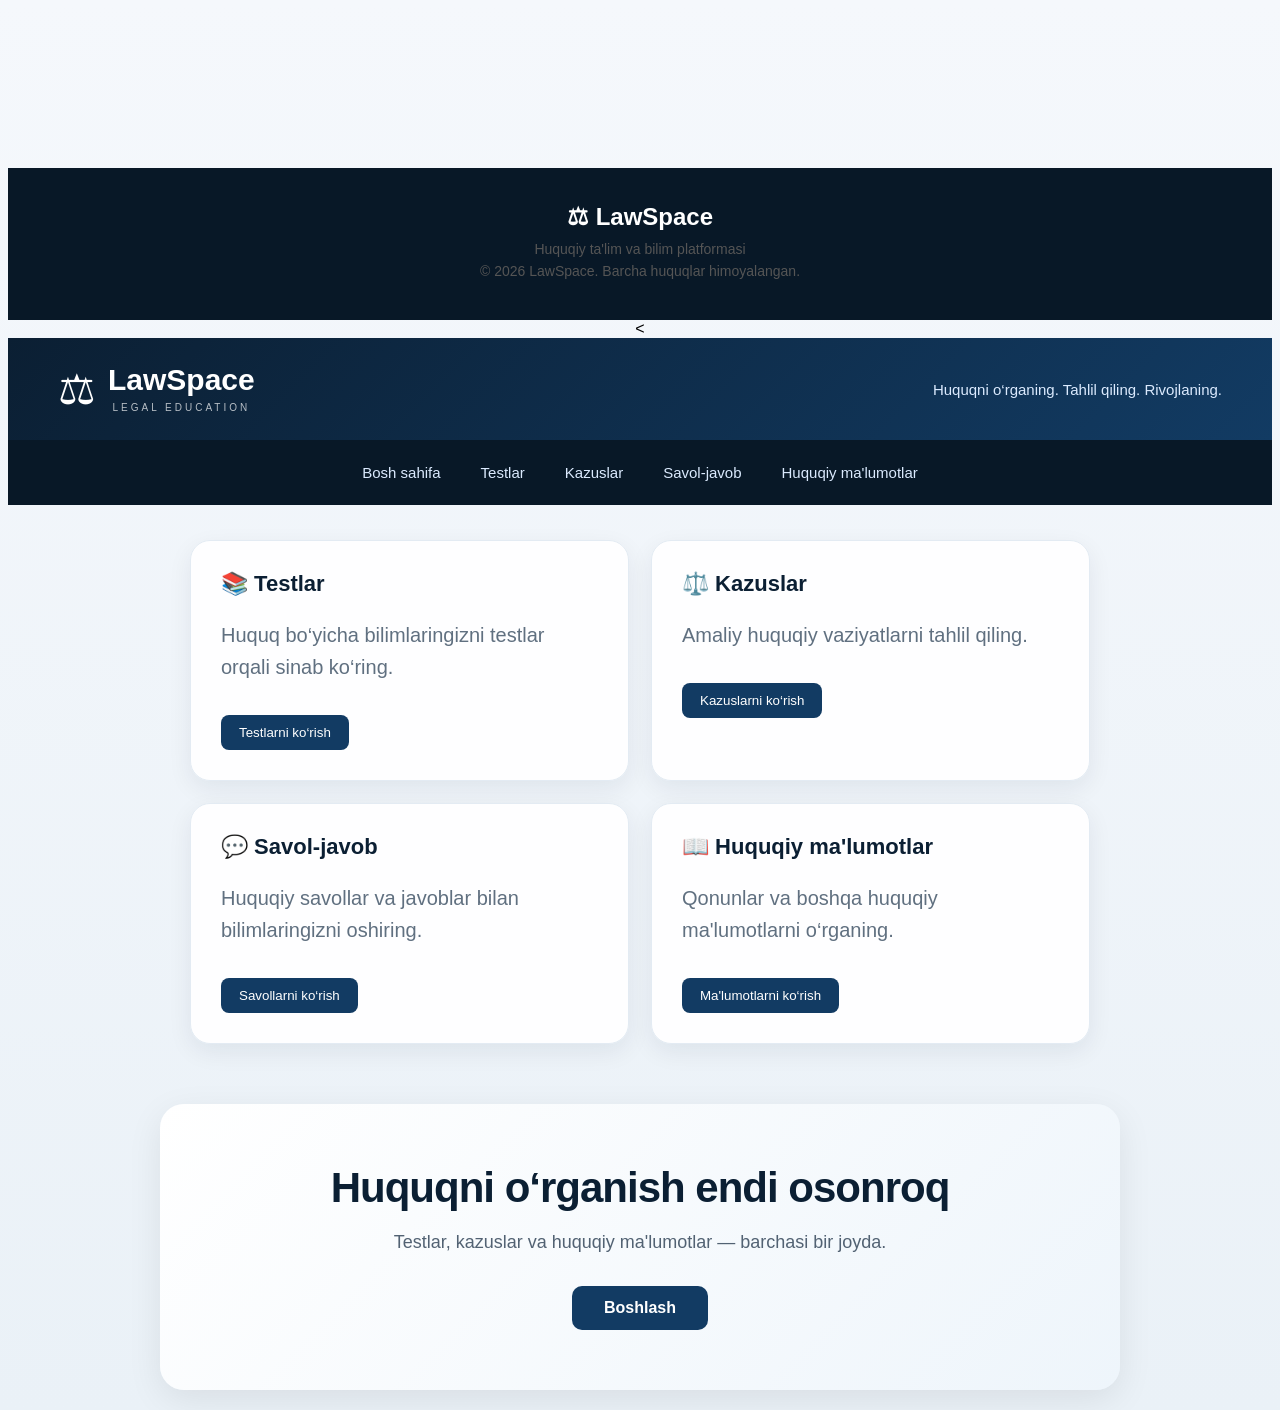
<file: index.html>
<!DOCTYPE html>
<html lang="uz">
<head>
    <meta charset="UTF-8">
    <meta name="viewport" content="width=device-width, initial-scale=1.0">
    <title>LawSpace — Huquqiy ta'lim platformasi</title>
    <link rel="stylesheet" href="style.css">
</head>
<meta name="google-site-verification" content="VZu3Vp1afSpG6MV9od4F_zpp8Wx7FT5fOqmb15HkFgA" />
<footer>
    <div class="footer-logo">⚖ LawSpace</div>
    <p>Huquqiy ta'lim va bilim platformasi</p>
    <p>© 2026 LawSpace. Barcha huquqlar himoyalangan.</p>
</footer>
<body>

<<header class="top-header">

    <div class="logo">
        <span>⚖</span>
        <div>
            <h1>LawSpace</h1>
            <small>LEGAL EDUCATION</small>
        </div>
    </div>

    <div class="header-text">
        <p>Huquqni o‘rganing. Tahlil qiling. Rivojlaning.</p>
    </div>

</header>

<nav>
    <a href="#">Bosh sahifa</a>
    <a href="testlar.html">Testlar</a>
    <a href="kazuslar.html">Kazuslar</a>
    <a href="savollar.html">Savol-javob</a>
    <a href="malumotlar.html">Huquqiy ma'lumotlar</a>
</nav>
<section class="cards">

    <div class="card">
        <h3>📚 Testlar</h3>
        <p>Huquq bo‘yicha bilimlaringizni testlar orqali sinab ko‘ring.</p>
        <button>Testlarni ko‘rish</button>
    </div>

    <div class="card">
        <h3>⚖️ Kazuslar</h3>
        <p>Amaliy huquqiy vaziyatlarni tahlil qiling.</p>
        <button>Kazuslarni ko‘rish</button>
    </div>

    <div class="card">
        <h3>💬 Savol-javob</h3>
        <p>Huquqiy savollar va javoblar bilan bilimlaringizni oshiring.</p>
        <button>Savollarni ko‘rish</button>
    </div>

    <div class="card">
        <h3>📖 Huquqiy ma'lumotlar</h3>
        <p>Qonunlar va boshqa huquqiy ma'lumotlarni o‘rganing.</p>
        <button>Ma'lumotlarni ko‘rish</button>
    </div>

</section>
<main>
    <section class="hero">
        <h2>Huquqni o‘rganish endi osonroq</h2>
        <p>
            Testlar, kazuslar va huquqiy ma'lumotlar
            — barchasi bir joyda.
        </p>

        <button>Boshlash</button>
    </section>
</main>

</body>
</html>
</file>
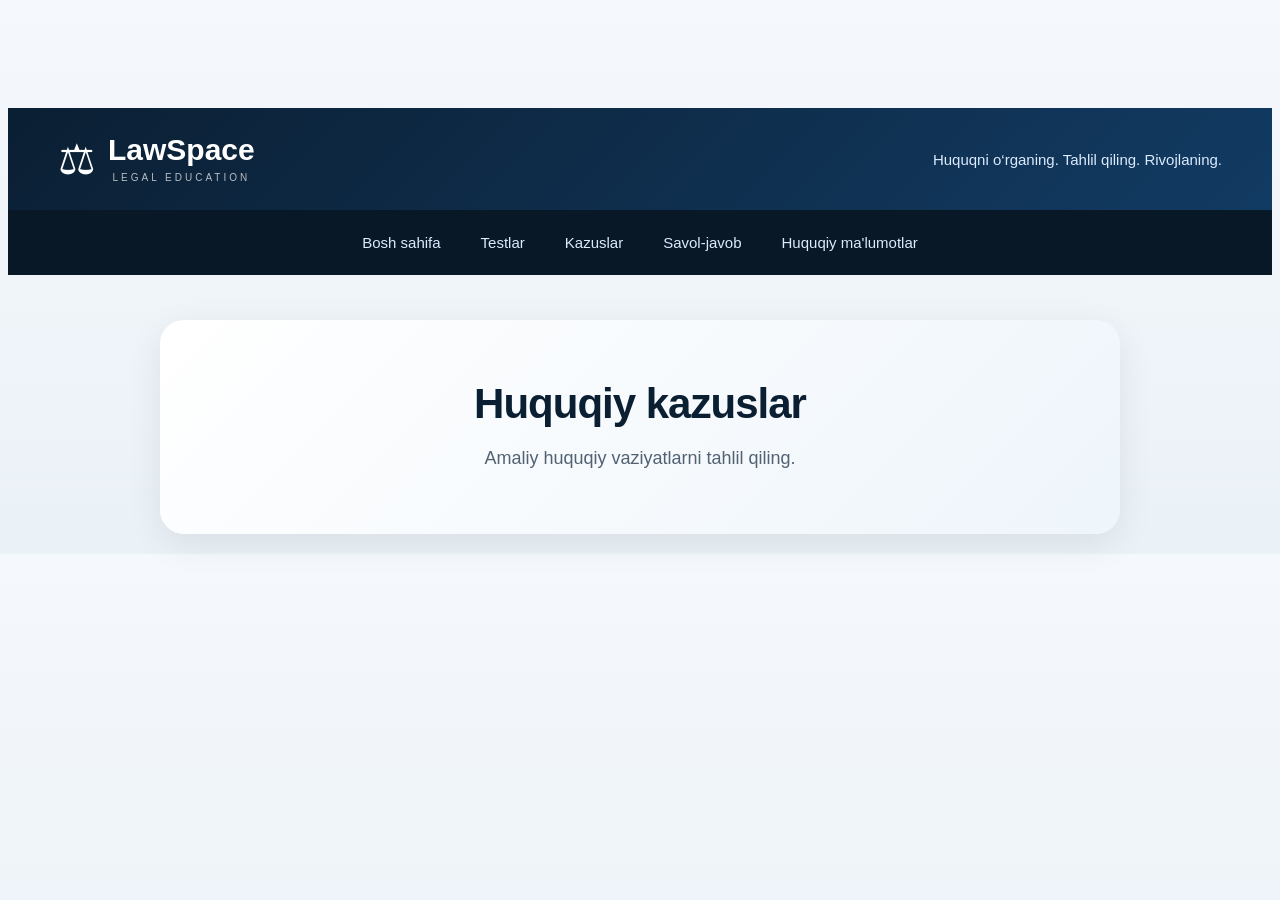
<file: kazuslar.html>
<!DOCTYPE html>
<html lang="uz">
<head>
    <meta charset="UTF-8">
    <meta name="viewport" content="width=device-width, initial-scale=1.0">
    <title>LawSpace — Kazuslar</title>
    <link rel="stylesheet" href="style.css">
</head>

<body>

<header class="top-header">
    <div class="logo">
        <span>⚖</span>
        <div>
            <h1>LawSpace</h1>
            <small>LEGAL EDUCATION</small>
        </div>
    </div>

    <div class="header-text">
        <p>Huquqni o‘rganing. Tahlil qiling. Rivojlaning.</p>
    </div>
</header>

<nav>
    <a href="index.html">Bosh sahifa</a>
    <a href="testlar.html">Testlar</a>
    <a href="kazuslar.html">Kazuslar</a>
    <a href="savollar.html">Savol-javob</a>
    <a href="malumotlar.html">Huquqiy ma'lumotlar</a>
</nav>

<main>
    <section class="hero">
        <h2>Huquqiy kazuslar</h2>
<p>
    Amaliy huquqiy vaziyatlarni tahlil qiling.
</p>
    </section>
</main>

</body>
</html>
</file>
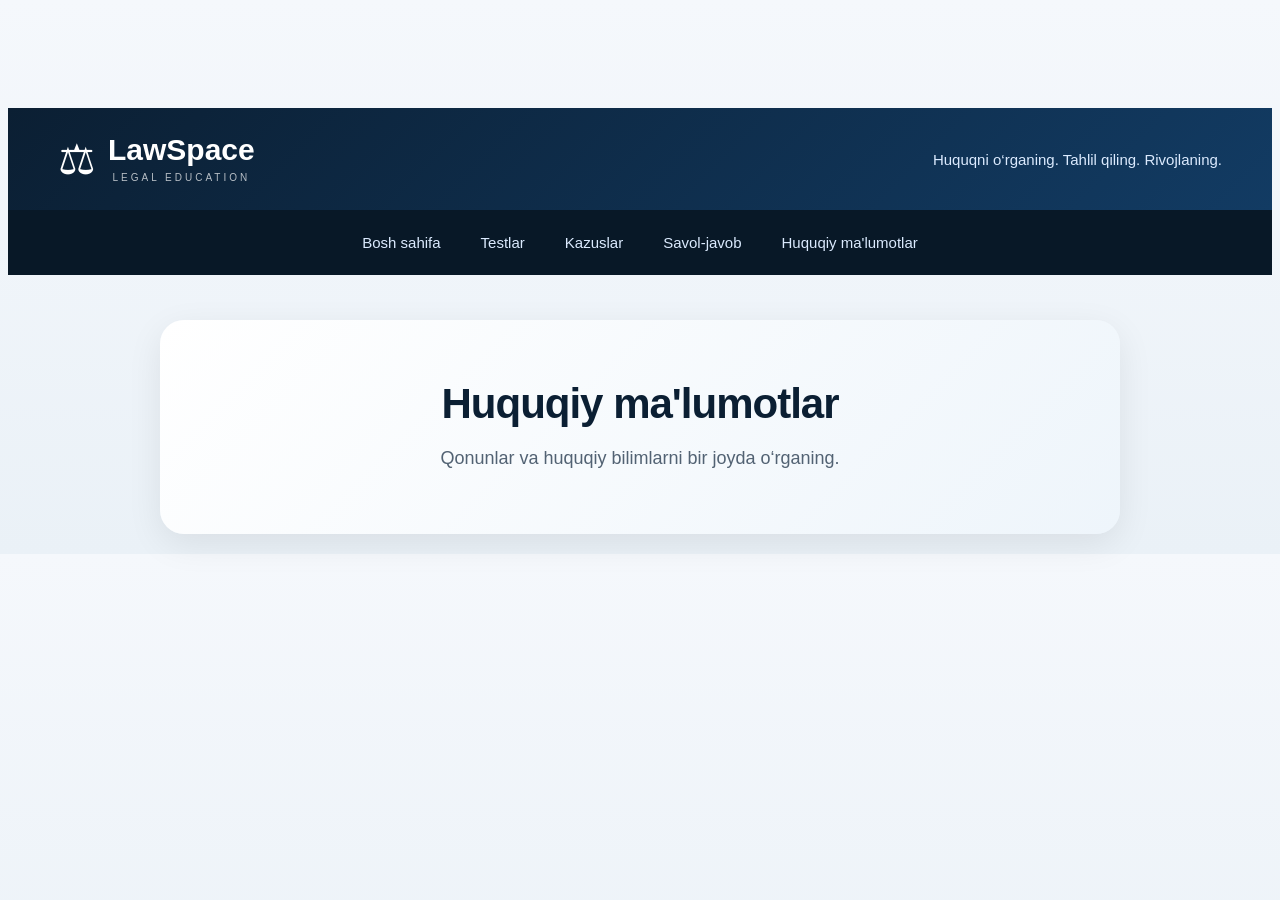
<file: malumotlar.html>
<!DOCTYPE html>
<html lang="uz">
<head>
    <meta charset="UTF-8">
    <meta name="viewport" content="width=device-width, initial-scale=1.0">
    <title>LawSpace — Huquqiy ma'lumotlar</title>
    <link rel="stylesheet" href="style.css">
</head>

<body>

<header class="top-header">
    <div class="logo">
        <span>⚖</span>
        <div>
            <h1>LawSpace</h1>
            <small>LEGAL EDUCATION</small>
        </div>
    </div>

    <div class="header-text">
        <p>Huquqni o‘rganing. Tahlil qiling. Rivojlaning.</p>
    </div>
</header>

<nav>
    <a href="index.html">Bosh sahifa</a>
    <a href="testlar.html">Testlar</a>
    <a href="kazuslar.html">Kazuslar</a>
    <a href="savollar.html">Savol-javob</a>
    <a href="malumotlar.html">Huquqiy ma'lumotlar</a>
</nav>

<main>
    <section class="hero">
        <h2>Huquqiy ma'lumotlar</h2>
<p>
    Qonunlar va huquqiy bilimlarni bir joyda o‘rganing.
</p>
    </section>
</main>

</body>
</html>
</file>
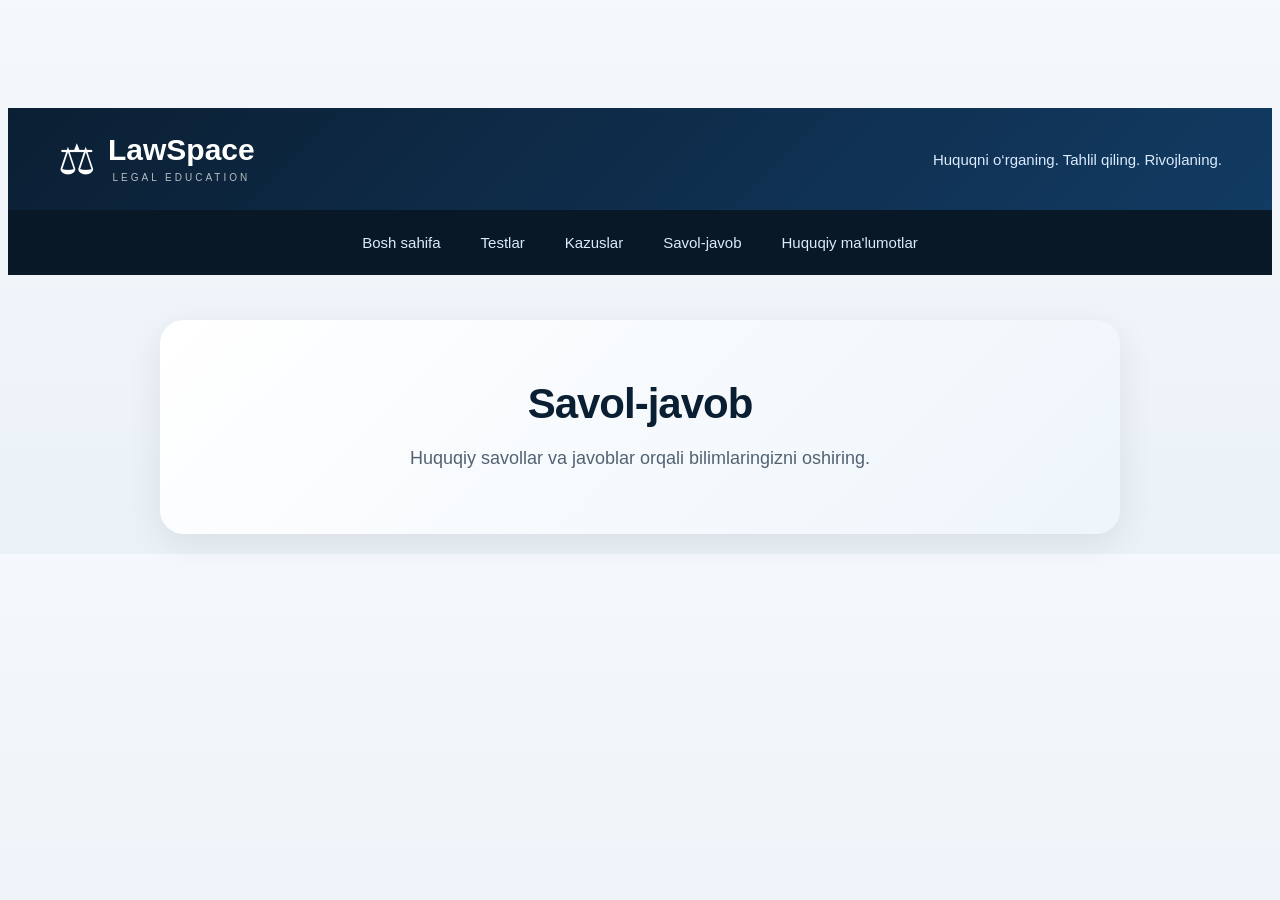
<file: savollar.html>
<!DOCTYPE html>
<html lang="uz">
<head>
    <meta charset="UTF-8">
    <meta name="viewport" content="width=device-width, initial-scale=1.0">
    <title>LawSpace — Savol-javob</title>
    <link rel="stylesheet" href="style.css">
</head>

<body>

<header class="top-header">
    <div class="logo">
        <span>⚖</span>
        <div>
            <h1>LawSpace</h1>
            <small>LEGAL EDUCATION</small>
        </div>
    </div>

    <div class="header-text">
        <p>Huquqni o‘rganing. Tahlil qiling. Rivojlaning.</p>
    </div>
</header>

<nav>
    <a href="index.html">Bosh sahifa</a>
    <a href="testlar.html">Testlar</a>
    <a href="kazuslar.html">Kazuslar</a>
    <a href="savollar.html">Savol-javob</a>
    <a href="malumotlar.html">Huquqiy ma'lumotlar</a>
</nav>

<main>
    <section class="hero">
        <h2>Savol-javob</h2>
<p>
    Huquqiy savollar va javoblar orqali bilimlaringizni oshiring.
</p>
    </section>
</main>

</body>
</html>
</file>
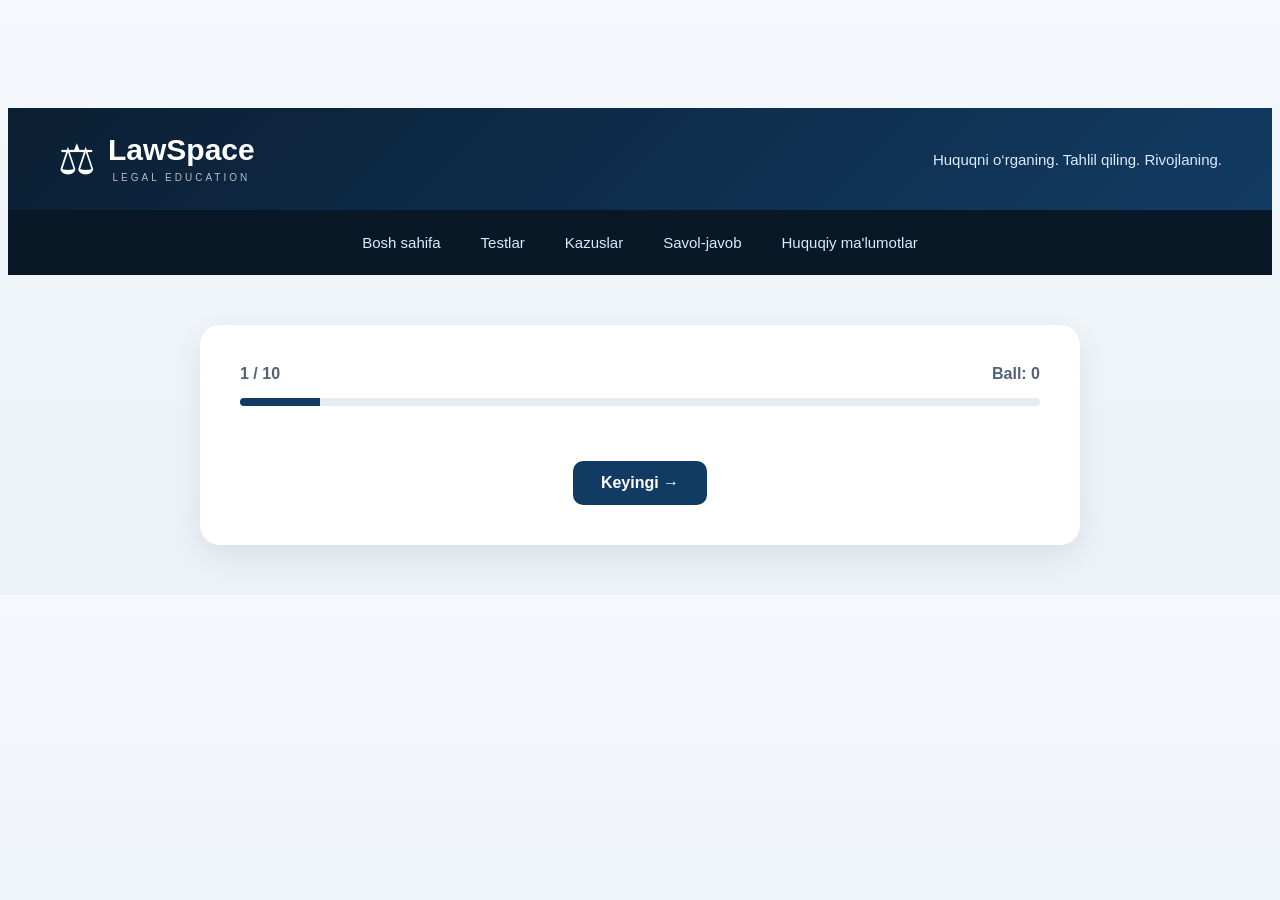
<file: testlar.html>
<!DOCTYPE html>
<html lang="uz">
<head>
    <meta charset="UTF-8">
    <meta name="viewport" content="width=device-width, initial-scale=1.0">
    <title>LawSpace — Testlar</title>
    <link rel="stylesheet" href="style.css">
</head>

<script src="script.js"></script>
<body>

<header class="top-header">
    <div class="logo">
        <span>⚖</span>
        <div>
            <h1>LawSpace</h1>
            <small>LEGAL EDUCATION</small>
        </div>
    </div>

    <div class="header-text">
        <p>Huquqni o‘rganing. Tahlil qiling. Rivojlaning.</p>
    </div>
</header>

<nav>
    <a href="index.html">Bosh sahifa</a>
    <a href="testlar.html">Testlar</a>
    <a href="kazuslar.html">Kazuslar</a>
    <a href="savollar.html">Savol-javob</a>
    <a href="malumotlar.html">Huquqiy ma'lumotlar</a>
</nav>

<main>
   <section class="quiz">

    <div class="quiz-top">
        <span id="question-number">1 / 10</span>
        <span id="score">Ball: 0</span>
    </div>

    <div class="progress">
        <div id="progress-bar"></div>
    </div>

    <h2 id="question"></h2>

    <div id="answers" class="answers"></div>

    <button id="next-btn" class="next-btn" onclick="window.nextQuestion()">
    Keyingi →
</button>
</section> 
</main>

</body>
</html>
</file>
<file: style.css>
body {
    font-family: Arial, sans-serif;
   background: linear-gradient(180deg, #f5f8fc, #eaf1f7);
    text-align: center;
    padding-top: 100px;
}

h1 {
    color: #123b63;
    font-size: 48px;
}

p {
    color: #555;
    font-size: 20px;
}
nav {
    margin-top: 30px;
    padding: 15px;
    background-color: #123b63;
}

nav a {
    color: white;
    text-decoration: none;
    margin: 0 15px;
    font-size: 16px;
}

nav a:hover {
    text-decoration: underline;
}
.hero {
    margin-top: 50px;
    padding: 50px 20px;
}

.hero h2 {
    font-size: 36px;
    color: #123b63;
}

.hero p {
    font-size: 18px;
    color: #555;
}

.hero button {
    margin-top: 20px;
    padding: 12px 30px;
    background-color: #123b63;
    color: white;
    border: none;
    border-radius: 8px;
    font-size: 17px;
    cursor: pointer;
}

.hero button:hover {
    background-color: #0b2945;
}
.cards {
    display: grid;
    grid-template-columns: repeat(2, 1fr);
    gap: 25px;
    max-width: 1000px;
    margin: 40px auto;
    padding: 20px;
}

.card {
    background-color: white;
    padding: 30px;
    border-radius: 15px;
    box-shadow: 0 5px 15px rgba(0, 0, 0, 0.08);
    text-align: left;
}

.card h3 {
    color: #123b63;
    font-size: 24px;
}

.card p {
    color: #555;
    line-height: 1.6;
}

.card button {
    margin-top: 10px;
    padding: 10px 18px;
    background-color: #123b63;
    color: white;
    border: none;
    border-radius: 7px;
    cursor: pointer;
}

.card button:hover {
    background-color: #0b2945;
}
.top-header {
    display: flex;
    justify-content: space-between;
    align-items: center;
    padding: 25px 50px;
    background: linear-gradient(135deg, #0b1f33, #123b63);
    color: white;
}

.logo {
    display: flex;
    align-items: center;
    gap: 12px;
}

.logo span {
    font-size: 42px;
}

.logo h1 {
    margin: 0;
    color: white;
    font-size: 30px;
}

.logo small {
    font-size: 10px;
    letter-spacing: 3px;
    opacity: 0.7;
}

.header-text p {
    margin: 0;
    color: #dbeafe;
    font-size: 15px;
}
nav {
    display: flex;
    justify-content: center;
    gap: 8px;
    margin-top: 0;
    padding: 14px 20px;
    background-color: #081827;
}

nav a {
    color: #dbeafe;
    text-decoration: none;
    margin: 0;
    padding: 10px 16px;
    border-radius: 8px;
    font-size: 15px;
    transition: 0.3s;
}

nav a:hover {
    background-color: #123b63;
    color: white;
}
.hero {
    margin: 45px auto 20px;
    max-width: 900px;
    padding: 60px 30px;
    background: linear-gradient(135deg, #ffffff, #eef5fb);
    border-radius: 24px;
    text-align: center;
    box-shadow: 0 10px 35px rgba(0, 0, 0, 0.08);
}

.hero h2 {
    margin: 0 0 15px;
    font-size: 42px;
    color: #0b1f33;
    letter-spacing: -1px;
}

.hero p {
    max-width: 650px;
    margin: 0 auto;
    font-size: 18px;
    line-height: 1.7;
    color: #526273;
}

.hero button {
    margin-top: 28px;
    padding: 13px 32px;
    background: #123b63;
    color: white;
    border: none;
    border-radius: 10px;
    font-size: 16px;
    font-weight: bold;
    cursor: pointer;
    transition: 0.3s;
}

.hero button:hover {
    transform: translateY(-3px);
    box-shadow: 0 8px 20px rgba(18, 59, 99, 0.25);
}
.cards {
    display: grid;
    grid-template-columns: repeat(2, 1fr);
    gap: 22px;
    max-width: 900px;
    margin: 35px auto 60px;
    padding: 0 20px;
}

.card {
    background: rgba(255, 255, 255, 0.95);
    padding: 30px;
    border-radius: 20px;
    border: 1px solid #e3ebf3;
    box-shadow: 0 8px 25px rgba(11, 31, 51, 0.07);
    text-align: left;
    transition: 0.3s;
}

.card:hover {
    transform: translateY(-6px);
    box-shadow: 0 15px 35px rgba(11, 31, 51, 0.13);
}

.card h3 {
    margin-top: 0;
    color: #0b1f33;
    font-size: 22px;
}

.card p {
    color: #607080;
    line-height: 1.6;
}

.card button {
    margin-top: 12px;
    padding: 10px 18px;
    background: #123b63;
    color: white;
    border: none;
    border-radius: 8px;
    cursor: pointer;
    transition: 0.3s;
}

.card button:hover {
    background: #0b1f33;
    transform: translateY(-2px);
}
@media (max-width: 700px) {

    .top-header {
        flex-direction: column;
        text-align: center;
        padding: 25px 20px;
        gap: 15px;
    }

    nav {
        flex-wrap: wrap;
        padding: 12px 10px;
    }

    nav a {
        font-size: 14px;
        padding: 8px 10px;
    }

    .hero {
        margin: 25px 15px;
        padding: 40px 20px;
    }

    .hero h2 {
        font-size: 30px;
    }

    .hero p {
        font-size: 16px;
    }

    .cards {
        grid-template-columns: 1fr;
        padding: 0 15px;
    }

    .card {
        padding: 25px;
    }
}
footer {
    margin-top: 60px;
    padding: 35px 20px;
    background: #081827;
    color: #b9c8d6;
    text-align: center;
}

.footer-logo {
    color: white;
    font-size: 24px;
    font-weight: bold;
    margin-bottom: 10px;
}

footer p {
    margin: 6px 0;
    font-size: 14px;
}
.quiz {
    max-width: 800px;
    margin: 50px auto;
    padding: 40px;
    background: white;
    border-radius: 20px;
    box-shadow: 0 10px 30px rgba(0, 0, 0, 0.08);
    text-align: center;
}

.quiz h2 {
    color: #0b1f33;
    font-size: 32px;
}

.question {
    font-size: 20px;
    font-weight: bold;
    color: #34495e;
    margin: 30px 0;
}

.answers {
    display: grid;
    gap: 12px;
}

.answers button {
    padding: 15px;
    border: 1px solid #d9e2ec;
    border-radius: 10px;
    background: #f7fafc;
    cursor: pointer;
    font-size: 16px;
    text-align: left;
}

.answers button:hover {
    background: #e8f1f8;
}

#result {
    margin-top: 25px;
    font-size: 18px;
    font-weight: bold;
}
.quiz-top {
    display: flex;
    justify-content: space-between;
    margin-bottom: 15px;
    color: #526273;
    font-weight: bold;
}

.progress {
    width: 100%;
    height: 8px;
    background: #e5ebf1;
    border-radius: 10px;
    overflow: hidden;
    margin-bottom: 30px;
}

#progress-bar {
    width: 10%;
    height: 100%;
    background: #123b63;
    transition: 0.3s;
}

.next-btn {
    margin-top: 25px;
    padding: 13px 28px;
    border: none;
    border-radius: 10px;
    background: #123b63;
    color: white;
    font-size: 16px;
    font-weight: bold;
    cursor: pointer;
}

.next-btn:hover {
    background: #0b1f33;
}

.answers button.correct {
    background: #dff5e5;
    border-color: #35a854;
}

.answers button.wrong {
    background: #ffe2e2;
    border-color: #d93025;
}

.answers button:disabled {
    cursor: default;
}

.result-box {
    padding: 30px;
    border-radius: 15px;
    background: #f1f6fa;
}

.result-box h3 {
    font-size: 42px;
    margin: 0;
    color: #123b63;
}

.result-box p {
    font-size: 20px;
}
</file>
